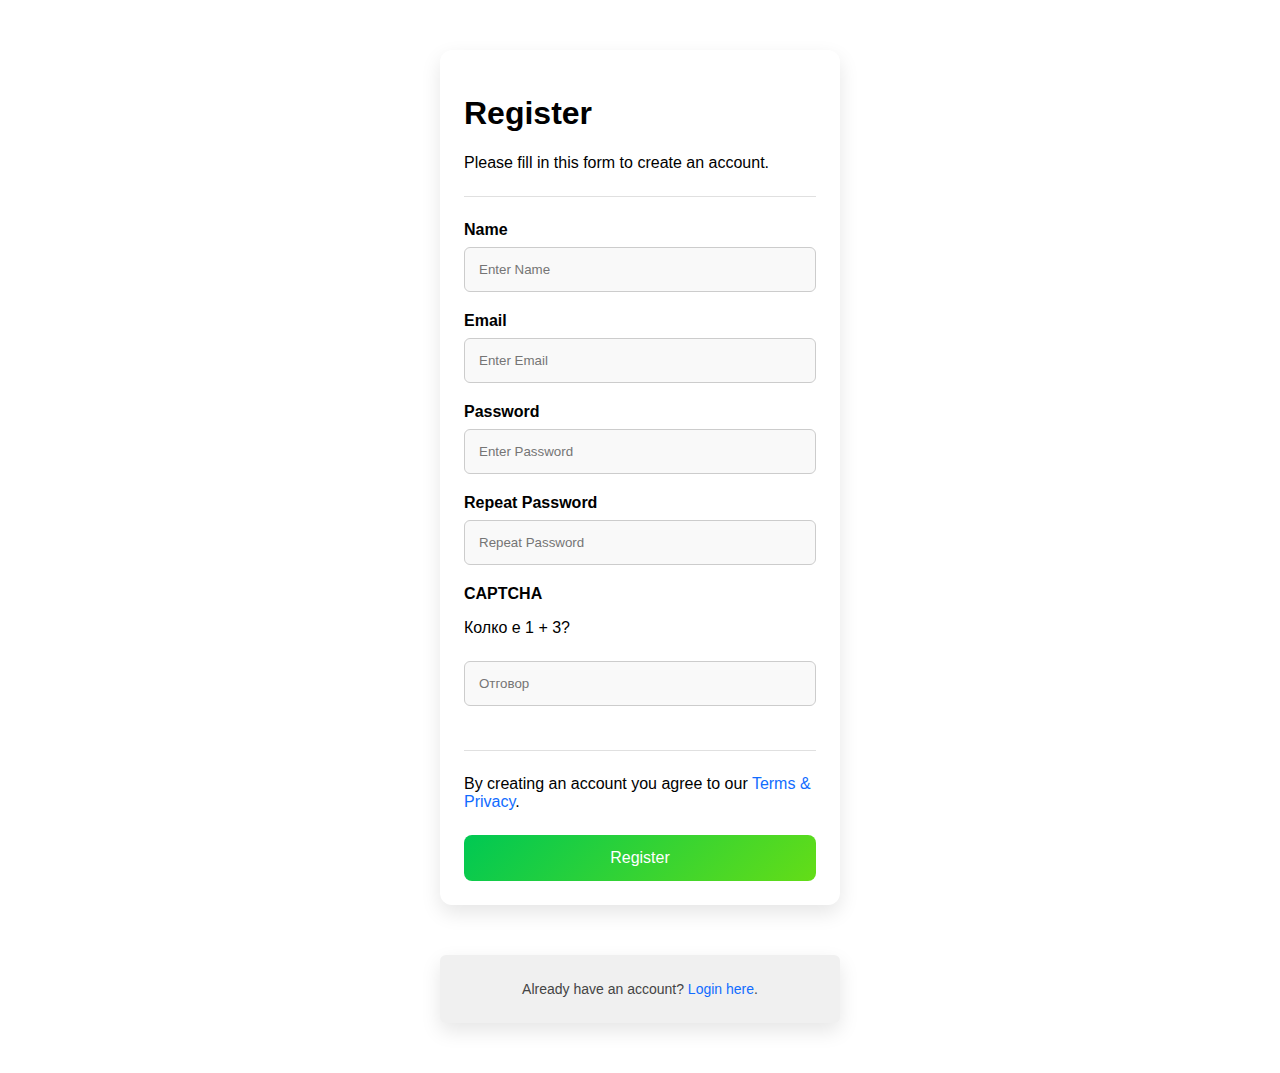
<file: www/index.html>
<!DOCTYPE html>
<html lang="bg">
<head>
  <meta charset="UTF-8">
  <title>Регистрация</title>
  <link rel="stylesheet" href="index.css">

</head>

<body>
<form id="registerForm" method="post">

  <div class="container">
    <h1>Register</h1>
<p>Please fill in this form to create an account.</p>
      <hr>

<label for="name"><b>Name</b></label>
<input type="text" 
    placeholder="Enter Name" name="name"
id="name" required>

<label for="email"><b>Email</b></label>
<input type="text" placeholder="Enter Email" 
name="email"
 id="email" required>


      <label for="password"><b>Password</b></label>
<input type="password" placeholder="Enter Password" 
    name="password"
id="password" required>


<label for="confirmPassword"><b>Repeat Password</b></label>
<input
 type="password"
  placeholder="Repeat Password" 
name="confirmPassword"
id="confirmPassword" required>



<label><b>CAPTCHA</b></label>
<p id="captchaQuestion"></p>

<input type="text"
id="captchaAnswer" placeholder="Отговор"
 required>

      <hr>
<p>By creating an account you agree to our 
<a href="#">Terms &amp; Privacy</a>.</p>


<button type="submit"
class="registerbtn">
Register</button>
  </div>

<div class="container signin">
<p>Already have an account?
 <a href="login.html">Login here</a>.</p>
</div>

</form>

<div id="popupPass" class="popup"></div>

<div
 id="popupError" class="popup"></div>

<p id="error"
style="color:red;"></p>



<script>
let a = Math.floor(Math.random() * 4) + 1;
let b = Math.floor(Math.random() * 4) + 1;

document.getElementById("captchaQuestion").textContent =
`Колко е ${a} + ${b}?`;

document
.getElementById("registerForm")
.addEventListener("submit", function (e) {
  e.preventDefault();

const name = document.getElementById("name").value.trim();
const email = document.getElementById("email").value.trim();

const pass = document.getElementById("password").value.trim();
const confirm = document.getElementById("confirmPassword").value.trim();

const captcha = document.getElementById("captchaAnswer").value.trim();
const error = document.getElementById("error");

error.textContent = "";
clearErrorBorders();


if (name.length < 2) {
  showPopup("popupError", "Името е твърде кратко.");
  error.textContent = "Името е твърде кратко.";
  setErrorBorder("name"); return;
}


if (!/^[^\s@]+@[^\s@]+\.[^\s@]+$/.test(email)) {
  showPopup("popupError", "Невалиден имейл.");
  setErrorBorder("email");
  error.textContent = "Невалиден имейл."; return;
}


if (pass.length < 6) {
  showPopup("popupError", "Паролата трябва да е поне 6 символа.");
  setErrorBorder("password");
  error.textContent = "Паролата трябва да е поне 6 символа."; return;
}


if (pass !== confirm) {
  showPopup("popupError", "Паролите не съвпадат.");
  error.textContent = "Паролите не съвпадат.";
  setErrorBorder("confirmPassword");
  return;
}


if (parseInt(captcha) !== (a + b)) {
  showPopup("popupError", "Грешна CAPTCHA.");
  error.textContent = "Грешна CAPTCHA.";
  setErrorBorder("captchaAnswer"); return;
}


fetch("/register", {
  method: "POST",
headers: {
"Content-Type": "application/x-www-form-urlencoded"
},
body: `name=${encodeURIComponent(name)}&email=${encodeURIComponent(email)}&password=${encodeURIComponent(pass)}`
})
.then(res => res.text())
.then(result => {
  if (result.toLowerCase().includes("успешна")) {
    showPopup("popupPass", "Успешна регистрация!");
    document.getElementById("registerForm").reset();

a = Math.floor(Math.random() * 4) + 1;
b = Math.floor(Math.random() * 4) + 1;

document.getElementById("captchaQuestion").textContent =
  `Колко е ${a} + ${b}?`;
  } else {
    error.textContent = result;
    if (result.toLowerCase().includes("имейлът вече съществува")) {
      setErrorBorder("email");
      showPopup("popupError", "Имейлът вече съществува.");
    }
  }
})
.catch(() => {
  showPopup("popupError", "Възникна грешка при връзка със сървъра.");
  error.textContent = "Възникна грешка при връзка със сървъра.";
});
});


function showPopup(id, message) {
  const popup = document.getElementById(id);
  popup.textContent = message;
  popup.classList.add("show");

setTimeout(() => {
  popup.classList.remove("show");
}, 3000);
}


function setErrorBorder(id) {
document.getElementById(id).style.borderColor = "red";
}


function clearErrorBorders() {
["name", "email", "password", "confirmPassword", "captchaAnswer"]
.forEach(id => {
document.getElementById(id).style.borderColor = "";
});
}

</script>
</body>
</html>
</file>
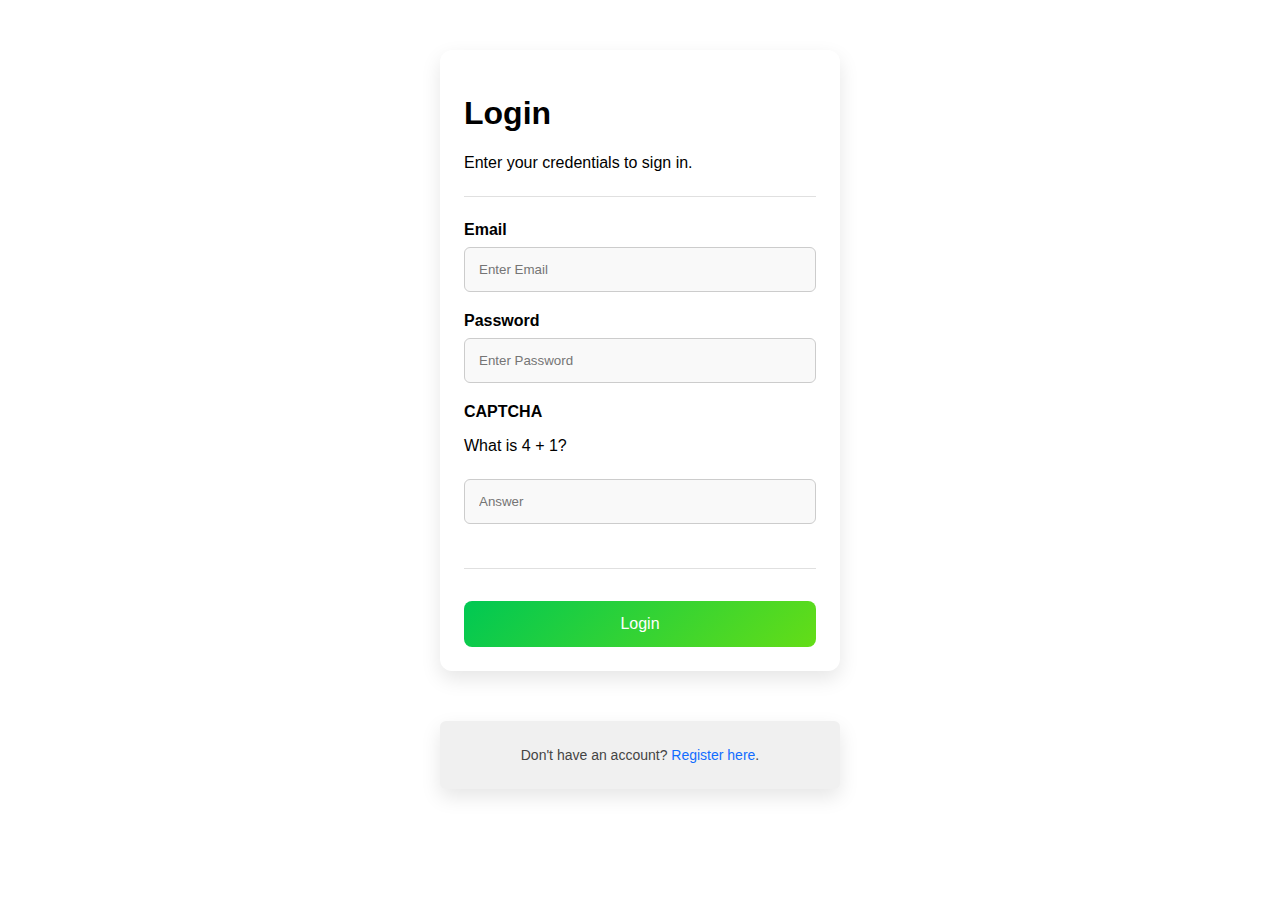
<file: www/login.html>
<!DOCTYPE html>
<html lang="en">
<head>
  <meta charset="UTF-8">

  <title>Login</title>

<link rel="stylesheet"
 href="index.css">
</head>


<body>
<form id="loginForm" method="post">
<div class="container">
<h1>Login</h1>
<p>Enter your credentials to sign in.</p>

  <hr>

<label for="email"><b>Email</b></label>
<input type="text" 
 placeholder="Enter Email"
 name="email" id="email" required>

<label for="password"><b>Password</b></label>
<input type="password"
placeholder="Enter Password" name="password" id="password" required>

<label><b>CAPTCHA</b></label>
<p id="captchaQuestion"></p>
<input type="text"
id="captchaAnswer" placeholder="Answer" required>

<hr>

<button type="submit" class="registerbtn">
Login</button>

</div>
<div class="container signin">
<p>
Don't have an account? 
<a href="index.html">Register here</a>.</p>
</div>
</form>


<div id="popupPass" class="popup"></div>

<div
id="popupError" class="popup"></div>


<p id="error" style="color:red;"></p>

<script>
let a = Math.floor(Math.random() * 4) + 1;
let b = Math.floor(Math.random() * 4) + 1;

document.getElementById("captchaQuestion").textContent = 
`What is ${a} + ${b}?`;

document.getElementById("loginForm")
.addEventListener("submit", function(e) {
e.preventDefault();

const email = document.getElementById("email").value.trim();
const password = document.getElementById("password").value.trim();

const captcha = document.getElementById("captchaAnswer").value.trim();
const error = document.getElementById("error");

error.textContent = "";

["email", "password", "captchaAnswer"]
.forEach(id => 
document.getElementById(id).style.borderColor = "");

if (parseInt(captcha) !== (a + b)) {
document.getElementById("captchaAnswer").style.borderColor = "red";
showPopup("popupError", "Wrong CAPTCHA answer.");
return;
}

fetch("/login", {
  method: "POST",
headers: {
"Content-Type": "application/x-www-form-urlencoded"
},
body: `email=${encodeURIComponent(email)}&password=${encodeURIComponent(password)}`
})
.then(res => res.text())
.then(result => {
if (result.toLowerCase().includes("успешен")) {

window.location.href = "welcome.html"; // или друга твоя целева страница
} else {

showPopup("popupError", result);
}
})
.catch(() => {
showPopup("popupError", "Error connecting to server.");
});
});


function showPopup(id, message) {
const popup = document.getElementById(id);
popup.textContent = message;
popup.classList.add("show");

setTimeout(() =>
popup.classList.remove("show"), 3000);
}

</script>

</body>
</html>
</file>
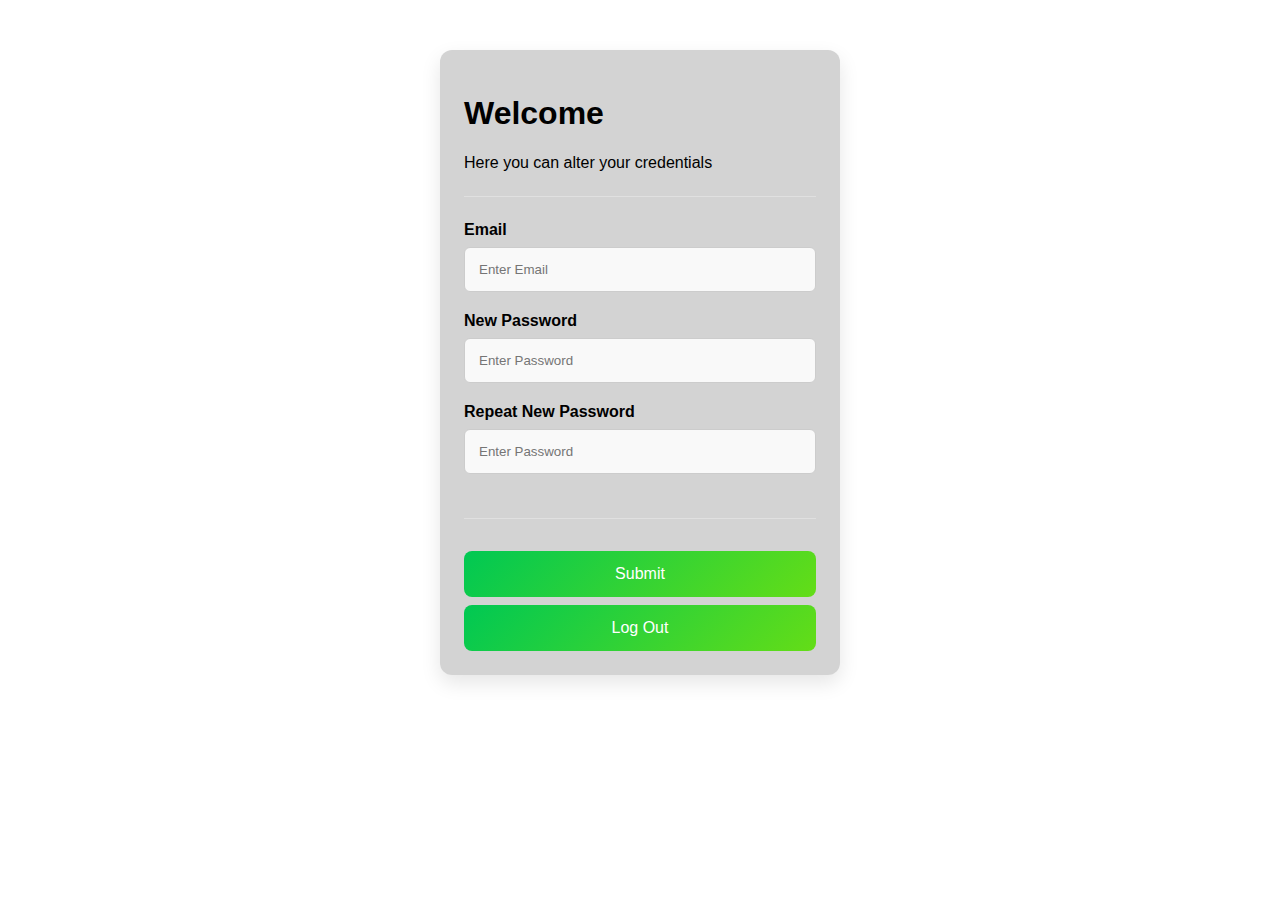
<file: www/welcome.html>
<!DOCTYPE html>
<html lang="en">
<head>
  <meta charset="UTF-8">
  <title>Login</title>
  <link rel="stylesheet" href="welcome.css">
</head>
<body>
  <form id="loginForm" method="post">
    <div class="container">
      <h1>Welcome</h1>
      <p>Here you can alter your credentials</p>
      <hr>

      <label for="email"><b>Email</b></label>
      <input type="text" placeholder="Enter Email" name="email" id="email">

      <label for="password"><b>New Password</b></label>
      <input type="password" placeholder="Enter Password" name="password" id="password">

      <label for="password"><b>Repeat New Password</b></label>
      <input type="password" placeholder="Enter Password" name="confirmPassword" id="password">


      <hr>
      <button id="submitBtn" type="submit" class="registerbtn">Submit</button>
<button id="logoutBtn" type="button" class="registerbtn">Log Out</button>
    </div>
     
  </form>
  <script>
  document.getElementById("logoutBtn").addEventListener("click", function(e) {
    e.preventDefault();  

    window.location.href = "login.html";
  });
</script>

</body>
</file>
<file: www/index.css>
/* Общи настройки за box model */
* {
  box-sizing: border-box;
  font-family: 'Segoe UI', sans-serif;
}

/* Контейнер с центриране и фон */
.container {
  max-width: 400px;
  margin: 50px auto;
  padding: 24px;
  background-color: #ffffff;
  border-radius: 12px;
  box-shadow: 0 8px 20px rgba(0, 0, 0, 0.1);
}

/* Полета за вход */
input[type="text"], input[type="password"], input[type="email"] {
  width: 100%;
  padding: 14px;
  margin: 8px 0 20px 0;
  border: 1px solid #ccc;
  border-radius: 6px;
  background: #f9f9f9;
  transition: all 0.3s ease;
}

input:focus {
  background-color: #eef6ff;
  border-color: #0077ff;
  outline: none;
  box-shadow: 0 0 0 2px rgba(0, 119, 255, 0.2);
}

/* Хоризонтална линия */
hr {
  border: 0;
  height: 1px;
  background-color: #e0e0e0;
  margin: 24px 0;
}

/* Бутон за регистрация */
.registerbtn {
  background: linear-gradient(135deg, #00c853, #64dd17);
  color: white;
  padding: 14px 0;
  margin-top: 8px;
  border: none;
  border-radius: 8px;
  cursor: pointer;
  width: 100%;
  font-size: 16px;
  transition:  0.3s ease, transform 0.2s;
}

.registerbtn:hover {
  background: linear-gradient(135deg, #64dd17, #00c853);
  transform: scale(1.02);
}

/* Линкове */
a {
  color: #116cff;
  text-decoration: none;
 
}

a:hover {
  color: #003380;
  text-decoration: underline;
}

/* Секция за вече регистрирани */
.signin {
  background-color: #f0f0f0;
  text-align: center;
  padding: 12px;
  border-radius: 6px;
  margin-top: 24px;
  font-size: 14px;
  color: #444;
}

.popup {
      visibility: hidden;
      position: fixed;
      top: 30px;
      left: 50%;
      transform: translateX(-50%);
      color: white;
      padding: 10px 20px;
      border-radius: 8px;
      box-shadow: 0 0 10px rgba(0,0,0,0.3);
      z-index: 1000;
      font-weight: bold;
      transition: all 0.5s ease;
      opacity: 0;
    }
    #popupPass {
      background-color: #4CAF50;
    }
    #popupError {
      background-color: #e53935;
    }
    .popup.show {
      visibility: visible;
      opacity: 1;
    }
</file>
<file: www/welcome.css>
/* Общи настройки за box model */
* {
  box-sizing: border-box;
  font-family: 'Segoe UI', sans-serif;
}

/* Контейнер с центриране и фон */
.container {
  max-width: 400px;
  margin: 50px auto;
  padding: 24px;
  background-color: #a9a9a983;
  border-radius: 12px;
  box-shadow: 0 8px 20px rgba(0, 0, 0, 0.1);
}

/* Полета за вход */
input[type="text"], input[type="password"], input[type="email"] {
  width: 100%;
  padding: 14px;
  margin: 8px 0 20px 0;
  border: 1px solid #ccc;
  border-radius: 6px;
  background: #f9f9f9;
  transition: all 0.3s ease;
}

input:focus {
  background-color: #eef6ff;
  border-color: #0077ff;
  outline: none;
  box-shadow: 0 0 0 2px rgba(0, 119, 255, 0.2);
}

/* Хоризонтална линия */
hr {
  border: 0;
  height: 1px;
  background-color: #e0e0e0;
  margin: 24px 0;
}

/* Бутон за регистрация */
.registerbtn {
  background: linear-gradient(135deg, #00c853, #64dd17);
  color: white;
  padding: 14px 0;
  margin-top: 8px;
  border: none;
  border-radius: 8px;
  cursor: pointer;
  width: 100%;
  font-size: 16px;
  transition:  0.3s ease, transform 0.2s;
}

.registerbtn:hover {
  background: linear-gradient(135deg, #64dd17, #00c853);
  transform: scale(1.02);
}

/* Линкове */
a {
  color: #116cff;
  text-decoration: none;
 
}

a:hover {
  color: #003380;
  text-decoration: underline;
}

/* Секция за вече регистрирани */
.signin {
  background-color: #f0f0f0;
  text-align: center;
  padding: 12px;
  border-radius: 6px;
  margin-top: 24px;
  font-size: 14px;
  color: #444;
}

.popup {
      visibility: hidden;
      position: fixed;
      top: 30px;
      left: 50%;
      transform: translateX(-50%);
      color: white;
      padding: 10px 20px;
      border-radius: 8px;
      box-shadow: 0 0 10px rgba(0,0,0,0.3);
      z-index: 1000;
      font-weight: bold;
      transition: all 0.5s ease;
      opacity: 0;
    }
    #popupPass {
      background-color: #4CAF50;
    }
    #popupError {
      background-color: #e53935;
    }
    .popup.show {
      visibility: visible;
      opacity: 1;
    }
</file>
